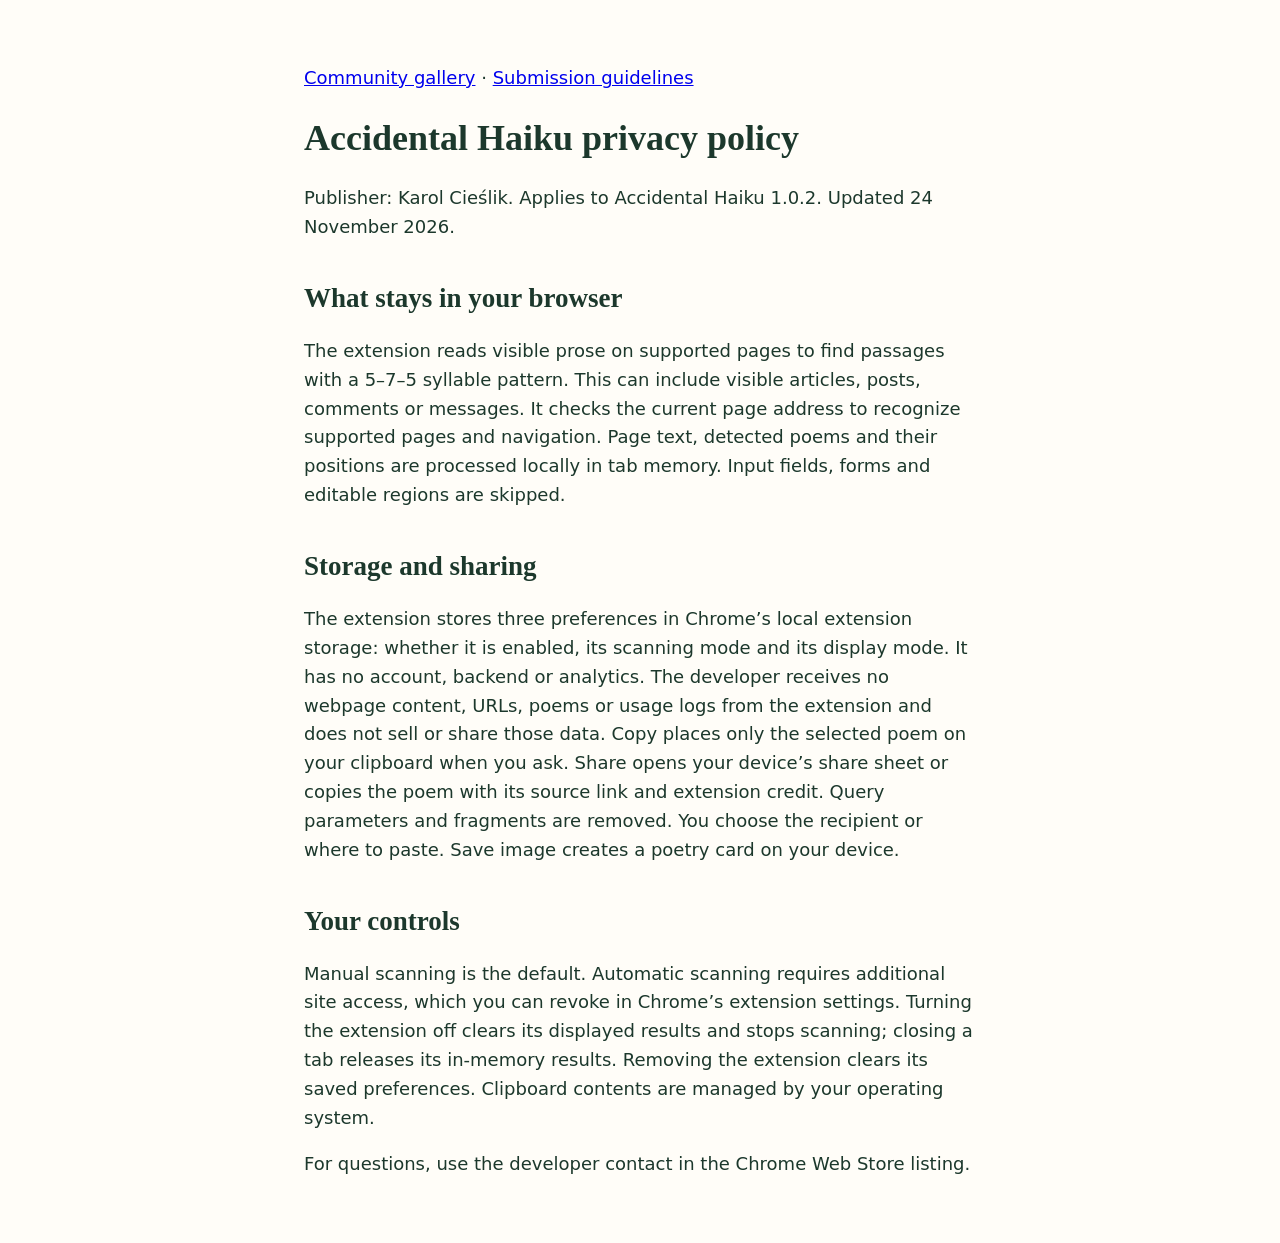
<file: index.html>
<!doctype html><html lang="en"><meta charset="utf-8"><meta name="viewport" content="width=device-width,initial-scale=1"><title>Accidental Haiku privacy policy</title>
<style>body{max-width:42rem;margin:4rem auto;padding:0 1.2rem;background:#fffdf8;color:#1c382c;font:18px/1.6 system-ui}h1,h2{font-family:Georgia,serif;line-height:1.2}h2{margin-top:1.5em}</style>
<main><nav aria-label="Accidental Haiku navigation"><a href="./gallery/">Community gallery</a> · <a href="./gallery/submissions.html">Submission guidelines</a></nav><h1>Accidental Haiku privacy policy</h1><p>Publisher: Karol Cieślik. Applies to Accidental Haiku 1.0.2. Updated 24 November 2026.</p>
<h2>What stays in your browser</h2><p>The extension reads visible prose on supported pages to find passages with a 5–7–5 syllable pattern. This can include visible articles, posts, comments or messages. It checks the current page address to recognize supported pages and navigation. Page text, detected poems and their positions are processed locally in tab memory. Input fields, forms and editable regions are skipped.</p>
<h2>Storage and sharing</h2><p>The extension stores three preferences in Chrome’s local extension storage: whether it is enabled, its scanning mode and its display mode. It has no account, backend or analytics. The developer receives no webpage content, URLs, poems or usage logs from the extension and does not sell or share those data. Copy places only the selected poem on your clipboard when you ask. Share opens your device’s share sheet or copies the poem with its source link and extension credit. Query parameters and fragments are removed. You choose the recipient or where to paste. Save image creates a poetry card on your device.</p>
<h2>Your controls</h2><p>Manual scanning is the default. Automatic scanning requires additional site access, which you can revoke in Chrome’s extension settings. Turning the extension off clears its displayed results and stops scanning; closing a tab releases its in-memory results. Removing the extension clears its saved preferences. Clipboard contents are managed by your operating system.</p>
<p>For questions, use the developer contact in the Chrome Web Store listing.</p></main></html>
</file>
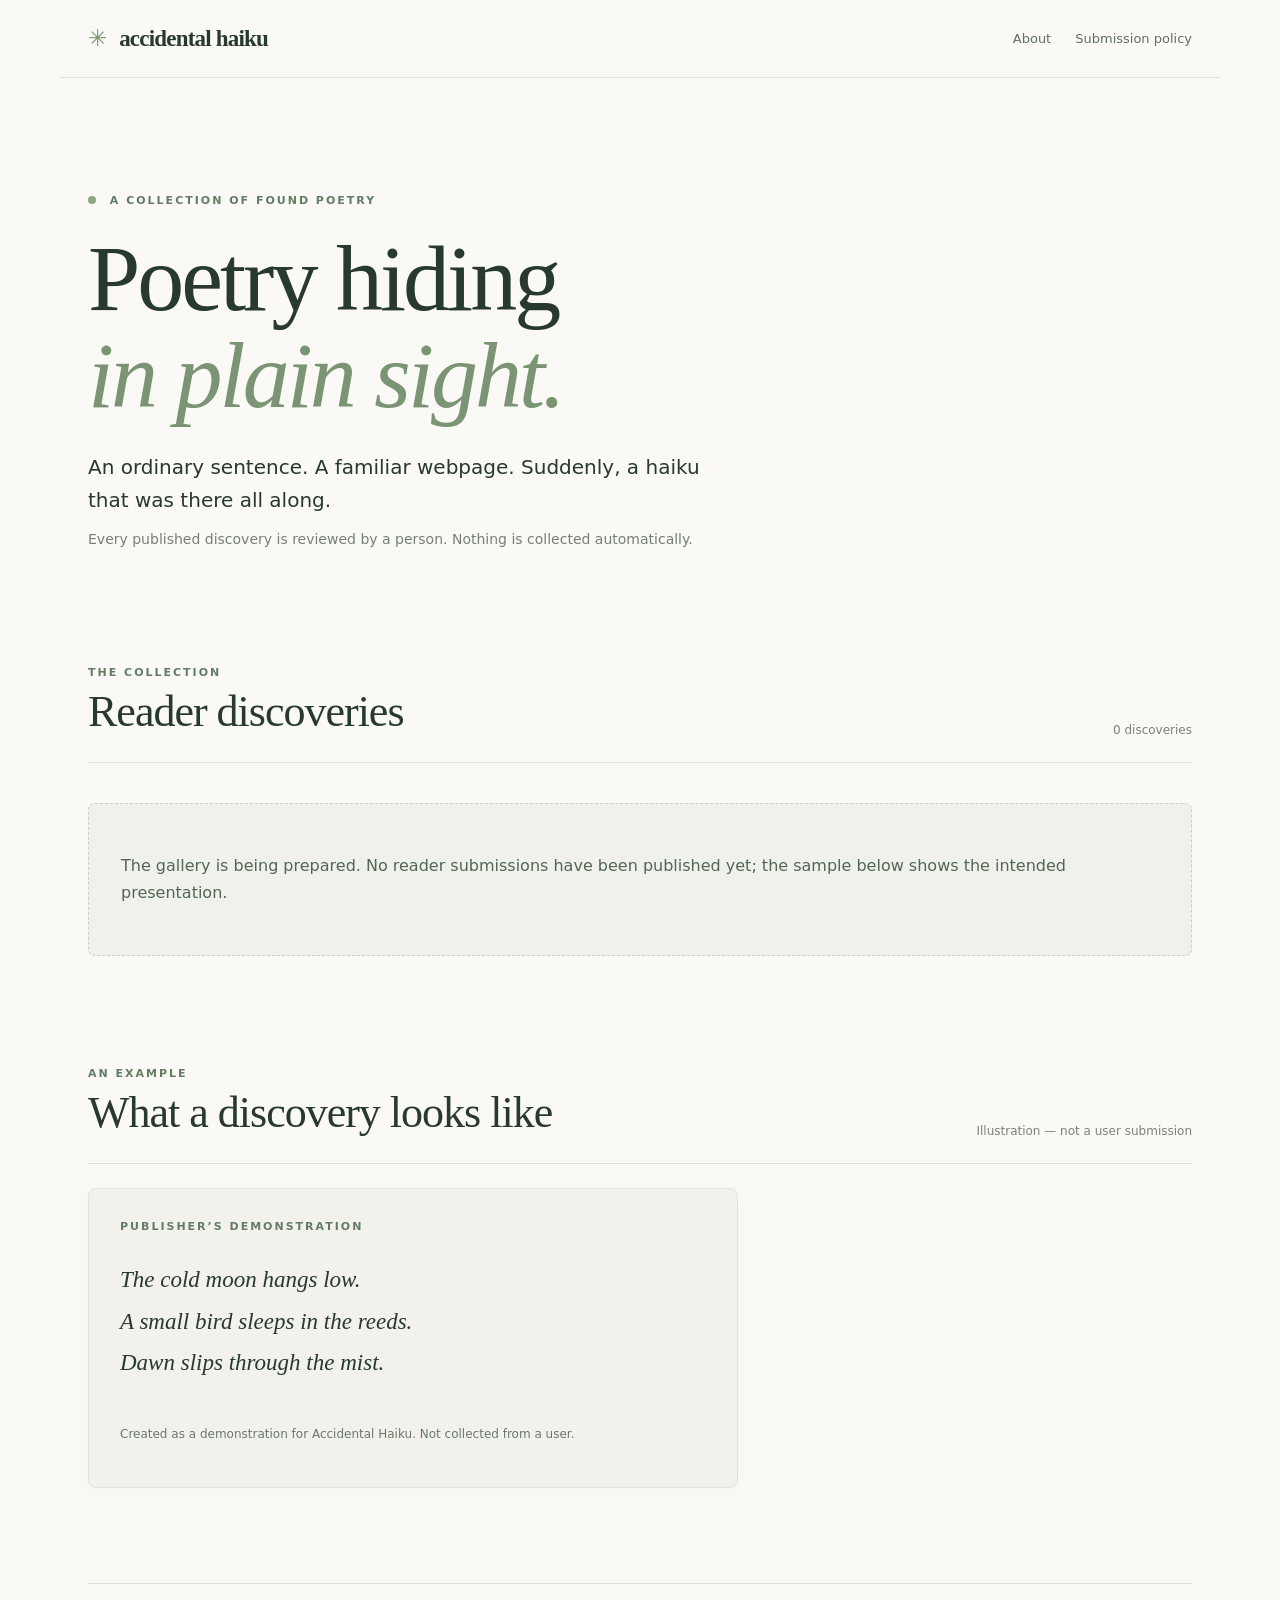
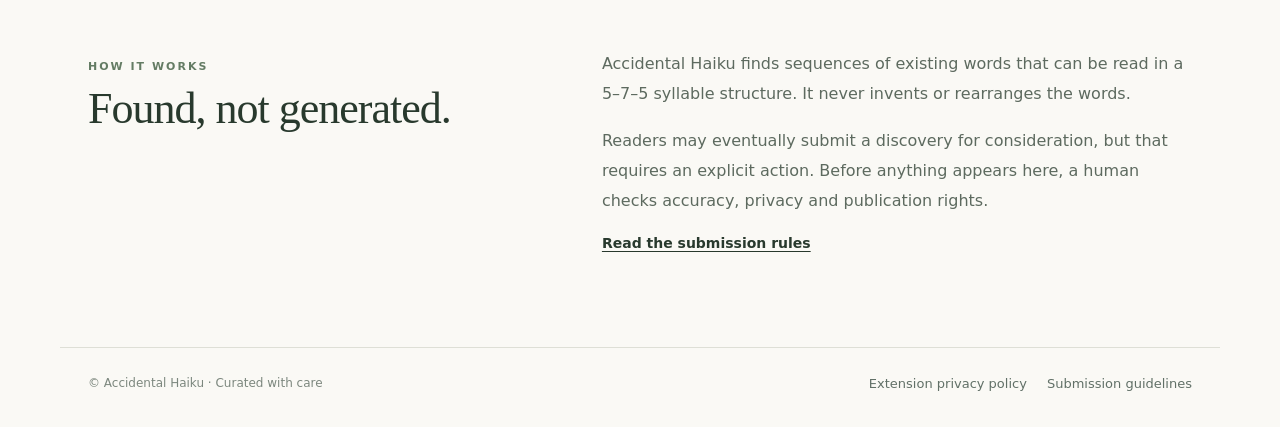
<file: gallery/index.html>
<!doctype html>
<html lang="en">
<head>
  <meta charset="utf-8">
  <meta name="viewport" content="width=device-width, initial-scale=1">
  <meta name="description" content="Discover accidental 5–7–5 poetry found in ordinary public webpages. An independent curated project by Accidental Haiku.">
  <meta name="color-scheme" content="light">
  <title>Community Discoveries · Accidental Haiku</title>
  <link rel="stylesheet" href="./style.css">
</head>
<body>
  <a class="skip" href="#main">Skip to discoveries</a>
  <header class="site-header">
    <a class="wordmark" href="./" aria-label="Accidental Haiku gallery home"><span class="mark" aria-hidden="true">✳</span> accidental haiku</a>
    <nav aria-label="Main navigation"><a href="#how-it-works">About</a><a href="./submissions.html">Submission policy</a></nav>
  </header>
  <main id="main">
    <section class="hero" aria-labelledby="heading">
      <div class="eyebrow"><span class="dot"></span> A collection of found poetry</div>
      <h1 id="heading">Poetry hiding<br><em>in plain sight.</em></h1>
      <p class="lead">An ordinary sentence. A familiar webpage. Suddenly, a haiku that was there all along.</p>
      <p class="sublead">Every published discovery is reviewed by a person. Nothing is collected automatically.</p>
    </section>
    <section class="gallery-section" aria-labelledby="gallery-heading">
      <div class="section-heading"><div><p class="kicker">The collection</p><h2 id="gallery-heading">Reader discoveries</h2></div><span id="count" class="count" aria-live="polite">Loading…</span></div>
      <div id="gallery" class="poem-grid" aria-live="polite" aria-busy="true"></div>
      <p id="status" class="empty" role="status" hidden></p>
    </section>
    <section class="sample" aria-labelledby="sample-title">
      <div class="section-heading"><div><p class="kicker">An example</p><h2 id="sample-title">What a discovery looks like</h2></div><span class="count">Illustration — not a user submission</span></div>
      <article class="poem-card sample-card">
        <span class="tiny-label">Publisher’s demonstration</span>
        <blockquote>The cold moon hangs low.<br>A small bird sleeps in the reeds.<br>Dawn slips through the mist.</blockquote>
        <p class="source">Created as a demonstration for Accidental Haiku. Not collected from a user.</p>
      </article>
    </section>
    <section id="how-it-works" class="about">
      <div><p class="kicker">How it works</p><h2>Found, not generated.</h2></div>
      <div><p>Accidental Haiku finds sequences of existing words that can be read in a 5–7–5 syllable structure. It never invents or rearranges the words.</p><p>Readers may eventually submit a discovery for consideration, but that requires an explicit action. Before anything appears here, a human checks accuracy, privacy and publication rights.</p><a class="text-link" href="./submissions.html">Read the submission rules</a></div>
    </section>
  </main>
  <footer><span>© Accidental Haiku · Curated with care</span><div><a href="../">Extension privacy policy</a><a href="./submissions.html">Submission guidelines</a></div></footer>
  <script src="./gallery.js" type="module"></script>
</body>
</html>
</file>
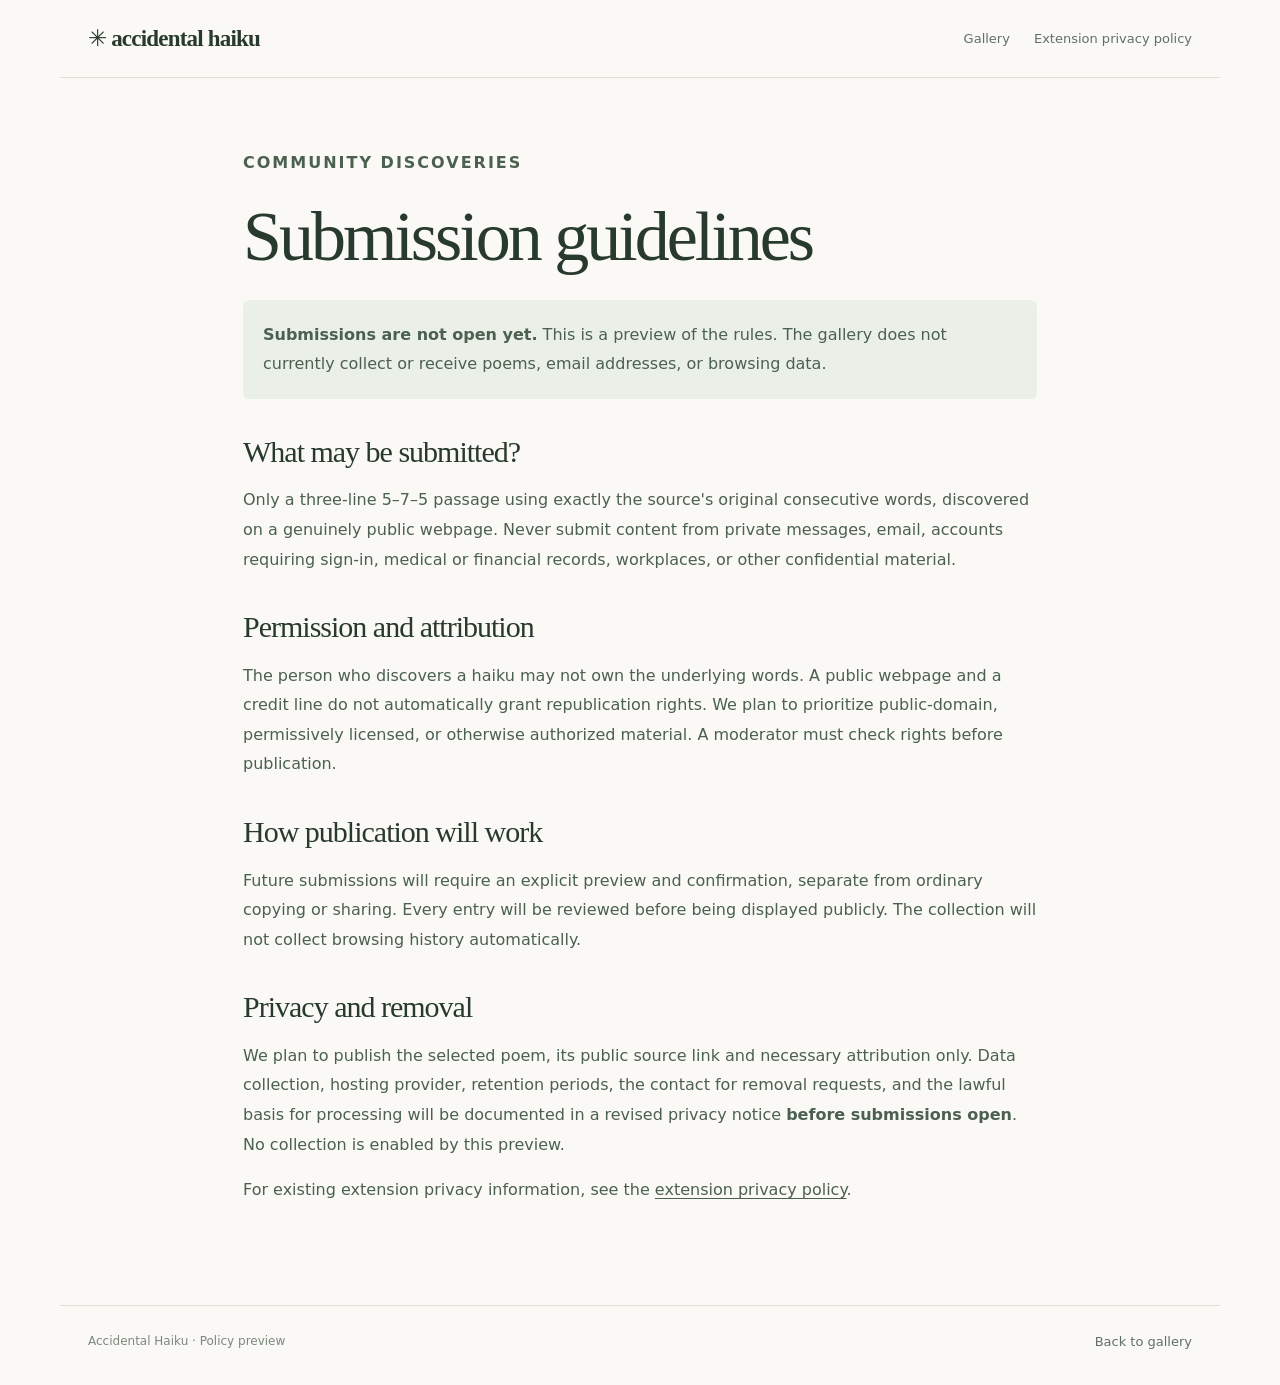
<file: gallery/submissions.html>
<!doctype html>
<html lang="en">
<head><meta charset="utf-8"><meta name="viewport" content="width=device-width, initial-scale=1"><title>Submission guidelines · Accidental Haiku</title><link rel="stylesheet" href="./style.css"></head>
<body>
<a class="skip" href="#main">Skip to content</a>
<header class="site-header"><a class="wordmark" href="./">✳ accidental haiku</a><nav><a href="./">Gallery</a><a href="../">Extension privacy policy</a></nav></header>
<main class="policy" id="main">
  <p class="kicker">Community discoveries</p>
  <h1>Submission guidelines</h1>
  <p class="notice"><strong>Submissions are not open yet.</strong> This is a preview of the rules. The gallery does not currently collect or receive poems, email addresses, or browsing data.</p>
  <h2>What may be submitted?</h2>
  <p>Only a three-line 5–7–5 passage using exactly the source's original consecutive words, discovered on a genuinely public webpage. Never submit content from private messages, email, accounts requiring sign-in, medical or financial records, workplaces, or other confidential material.</p>
  <h2>Permission and attribution</h2>
  <p>The person who discovers a haiku may not own the underlying words. A public webpage and a credit line do not automatically grant republication rights. We plan to prioritize public-domain, permissively licensed, or otherwise authorized material. A moderator must check rights before publication.</p>
  <h2>How publication will work</h2>
  <p>Future submissions will require an explicit preview and confirmation, separate from ordinary copying or sharing. Every entry will be reviewed before being displayed publicly. The collection will not collect browsing history automatically.</p>
  <h2>Privacy and removal</h2>
  <p>We plan to publish the selected poem, its public source link and necessary attribution only. Data collection, hosting provider, retention periods, the contact for removal requests, and the lawful basis for processing will be documented in a revised privacy notice <strong>before submissions open</strong>. No collection is enabled by this preview.</p>
  <p>For existing extension privacy information, see the <a href="../">extension privacy policy</a>.</p>
</main>
<footer><span>Accidental Haiku · Policy preview</span><div><a href="./">Back to gallery</a></div></footer>
</body></html>
</file>
<file: gallery/style.css>
:root{font-family:system-ui,-apple-system,BlinkMacSystemFont,"Segoe UI",sans-serif;color:#28392d;background:#faf9f5;font-synthesis:none}
*{box-sizing:border-box}html{scroll-behavior:smooth}body{margin:0}a{color:inherit;text-underline-offset:3px}button{font:inherit}
.skip{position:absolute;left:-10000px;top:auto}.skip:focus{left:14px;top:12px;background:white;padding:8px;z-index:10}
.site-header,main,footer{max-width:1160px;margin:auto;padding-left:28px;padding-right:28px}
.site-header{padding-top:25px;padding-bottom:25px;display:flex;align-items:center;justify-content:space-between;border-bottom:1px solid #dedfd6;gap:20px}
.wordmark{font-family:Georgia,serif;font-weight:bold;font-size:23px;letter-spacing:-.8px;text-decoration:none;white-space:nowrap}.mark{color:#7e976e;padding-right:8px}
nav{display:flex;gap:24px}nav a,footer a{font-size:13px;text-decoration:none;color:#617067}nav a:hover,footer a:hover{text-decoration:underline}
.hero{padding-top:116px;padding-bottom:105px;max-width:810px}.eyebrow,.kicker,.tiny-label{font-size:11px;text-transform:uppercase;letter-spacing:2px;font-weight:700;color:#647c64}.dot{display:inline-block;width:8px;height:8px;background:#8ca486;border-radius:50%;margin-right:8px}
h1,h2,blockquote{font-family:Georgia,"Times New Roman",serif}h1{font-weight:normal;font-size:clamp(48px,7.7vw,94px);line-height:1.03;letter-spacing:-3px;margin:23px 0 27px}h1 em{font-weight:normal;color:#7a9474}.lead{font-size:20px;line-height:1.65;max-width:650px;margin:0 0 14px}.sublead{font-size:14px;color:#758074}
.gallery-section,.sample{padding-bottom:95px}.section-heading{display:flex;justify-content:space-between;align-items:end;gap:24px;padding-bottom:25px;border-bottom:1px solid #dedfd6;margin-bottom:24px}.section-heading .kicker{margin:0 0 8px}h2{font-size:clamp(30px,3.7vw,44px);line-height:1.15;letter-spacing:-1px;font-weight:normal;margin:0}.count{color:#7b827a;font-size:12px;white-space:nowrap}
.poem-grid{display:grid;grid-template-columns:repeat(auto-fit,minmax(min(100%,315px),1fr));gap:22px}.poem-card{min-height:300px;padding:31px;display:flex;flex-direction:column;align-items:flex-start;background:#fffefa;border:1px solid #e2e3d9;border-radius:8px;box-shadow:0 4px 18px #28392d06}
.poem-card blockquote{font-size:clamp(19px,2vw,23px);font-style:italic;line-height:1.8;margin:26px 0 auto;white-space:normal;overflow-wrap:anywhere}.source{overflow-wrap:anywhere;color:#68796b;font-size:12px;line-height:1.6;margin-top:28px}
.date-metadata{display:flex;flex-wrap:wrap;gap:5px 14px;color:#728071;font-size:11px;line-height:1.6;margin-top:9px}.date-item time{font-weight:550;color:#4c6a50}
.card-footer{display:flex;align-items:center;justify-content:space-between;gap:10px;width:100%;margin-top:22px}.card-footer a{font-size:12px;color:#477254;max-width:60%;overflow-wrap:anywhere}.share{border:1px solid #cbd5c8;border-radius:4px;padding:6px 9px;background:transparent;color:#435b46;cursor:pointer;font-size:12px}.share:hover,.share:focus-visible{background:#eaf0e8}
.empty{padding:48px 32px;background:#f0f1eb;color:#526656;border:1px dashed #c8d0c2;border-radius:7px;line-height:1.7}.empty a{font-weight:600}
.sample-card{max-width:650px;background:#f2f1eb}.about{display:grid;grid-template-columns:1fr 1.3fr;gap:60px;border-top:1px solid #dedfd6;padding:65px 0 95px}.about p:not(.kicker){color:#5d6a5f;font-size:16px;line-height:1.85;margin:0 0 18px}.text-link{font-weight:600;font-size:14px}
footer{padding-top:28px;padding-bottom:36px;border-top:1px solid #dedfd6;display:flex;gap:24px;justify-content:space-between;color:#7c877e;font-size:12px}footer div{display:flex;gap:20px}
.policy{max-width:850px;margin:70px auto 100px}.policy h1{font-size:clamp(43px,6vw,70px)}.policy h2{font-size:30px;margin:36px 0 14px}.policy p,.policy li{font-size:16px;line-height:1.85;color:#4c6050}.policy .notice{padding:20px;background:#eaf0e8;border-radius:6px;margin:24px 0}.policy ul{padding-left:22px}
@media(max-width:640px){.site-header,main,footer{padding-left:19px;padding-right:19px}.site-header{align-items:flex-start}.wordmark{font-size:19px}nav{gap:13px;flex-wrap:wrap;justify-content:flex-end}.hero{padding:78px 0 80px}h1{letter-spacing:-1.5px}.lead{font-size:17px}.section-heading{align-items:start;flex-direction:column;gap:12px}.about{grid-template-columns:1fr;gap:16px;padding:45px 0 72px}.poem-card{min-height:250px}footer{flex-direction:column}}
</file>
